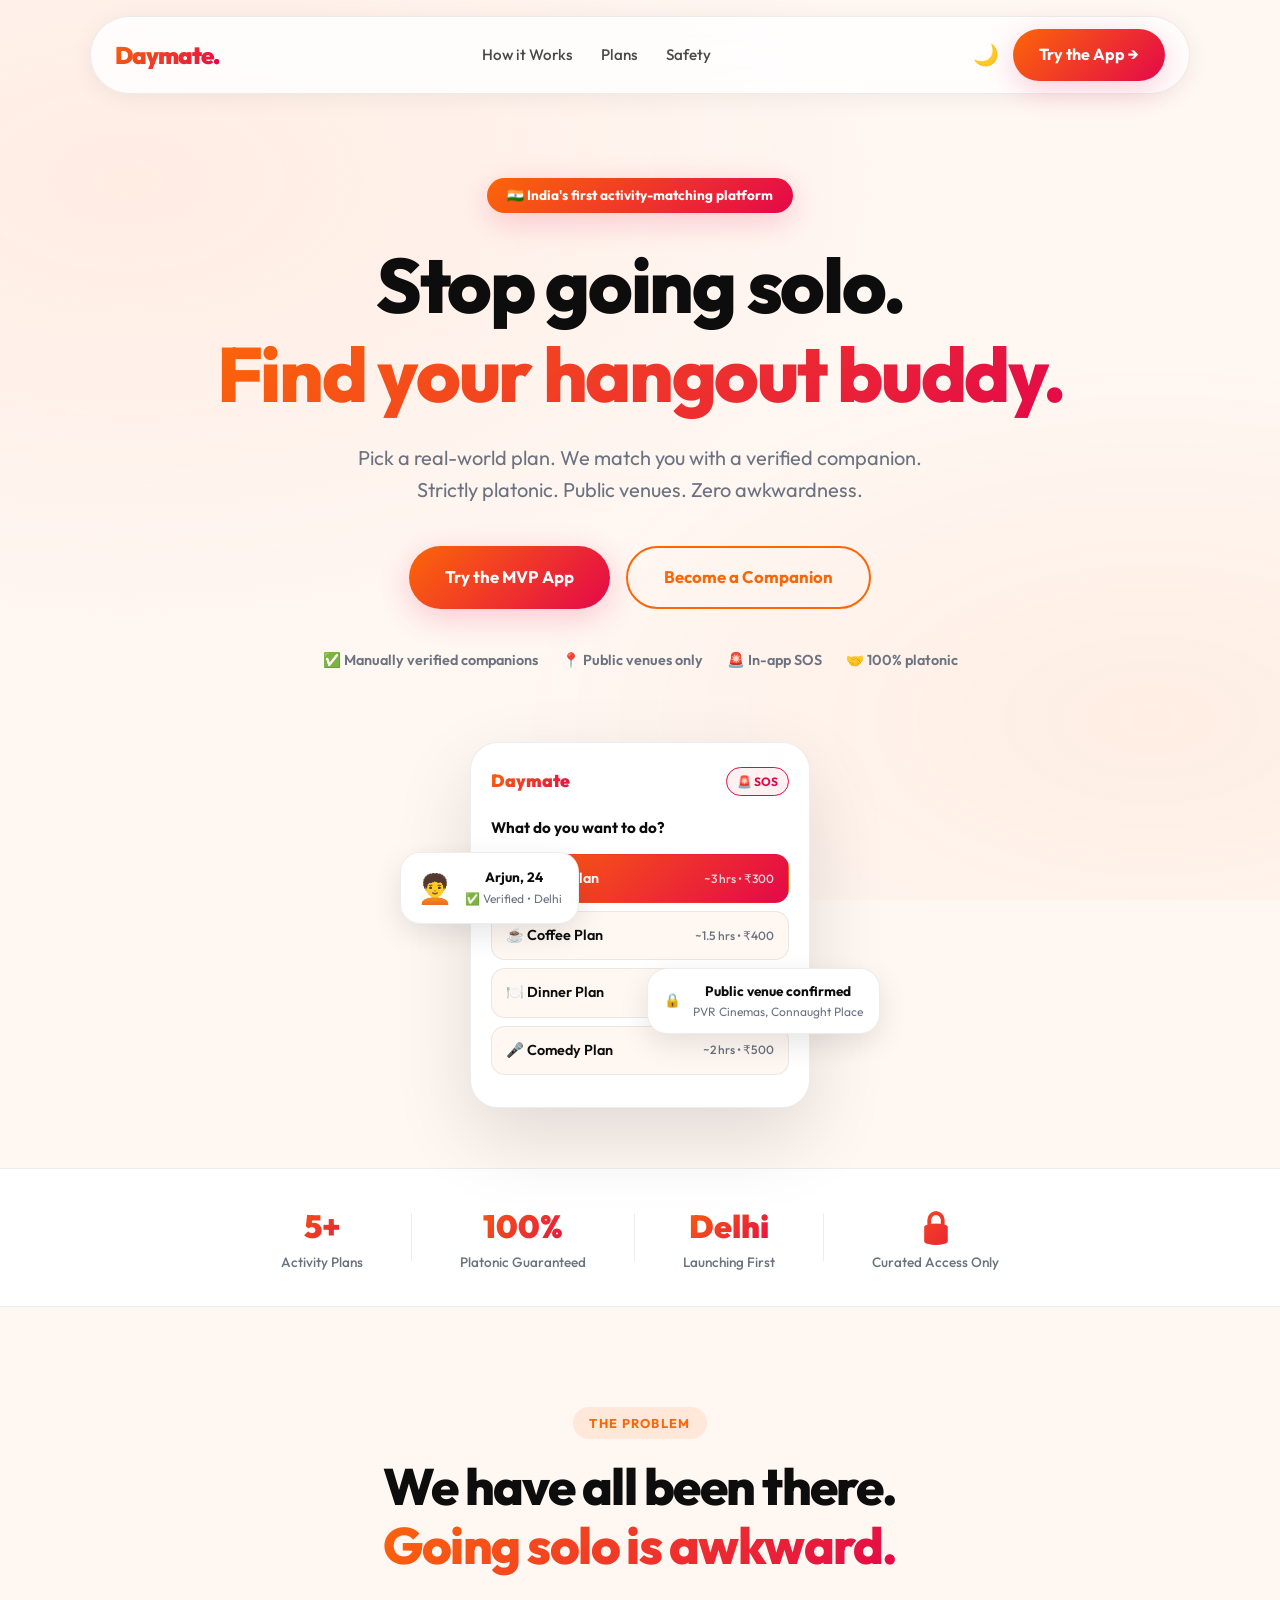
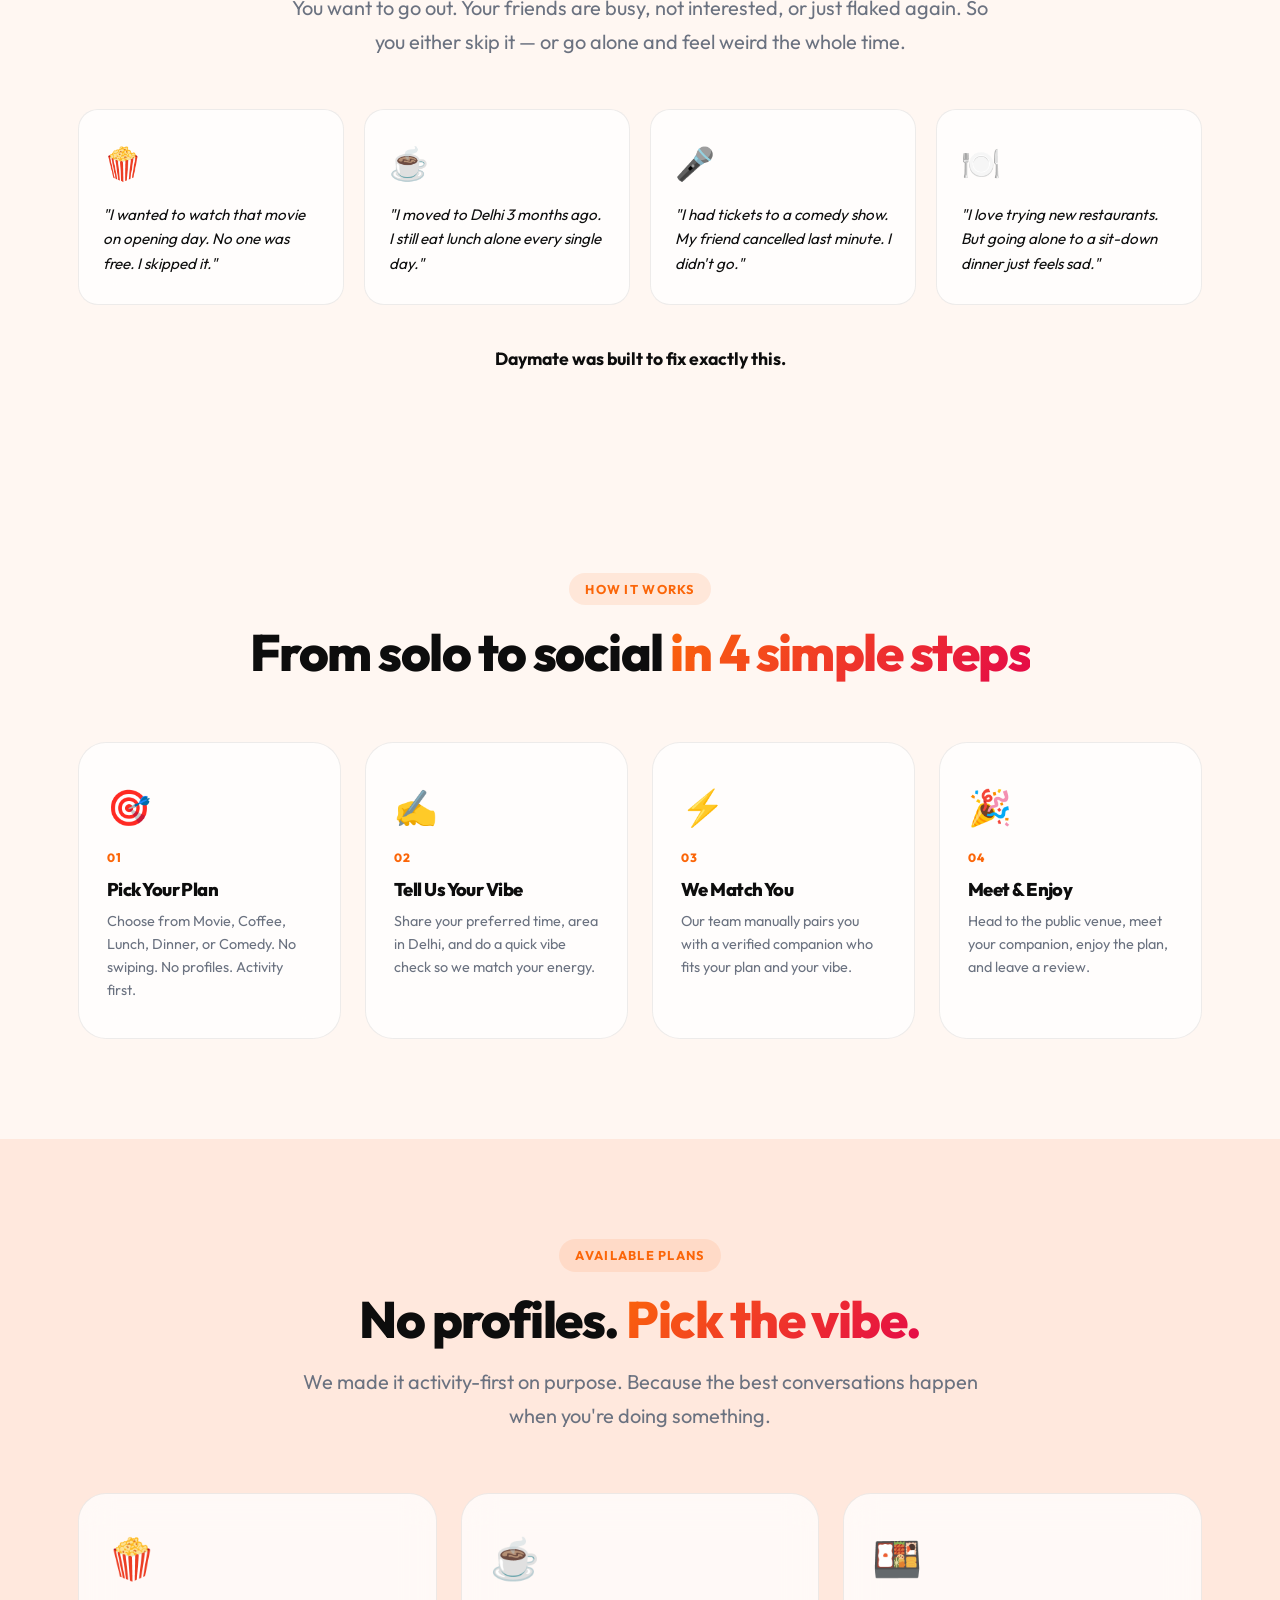
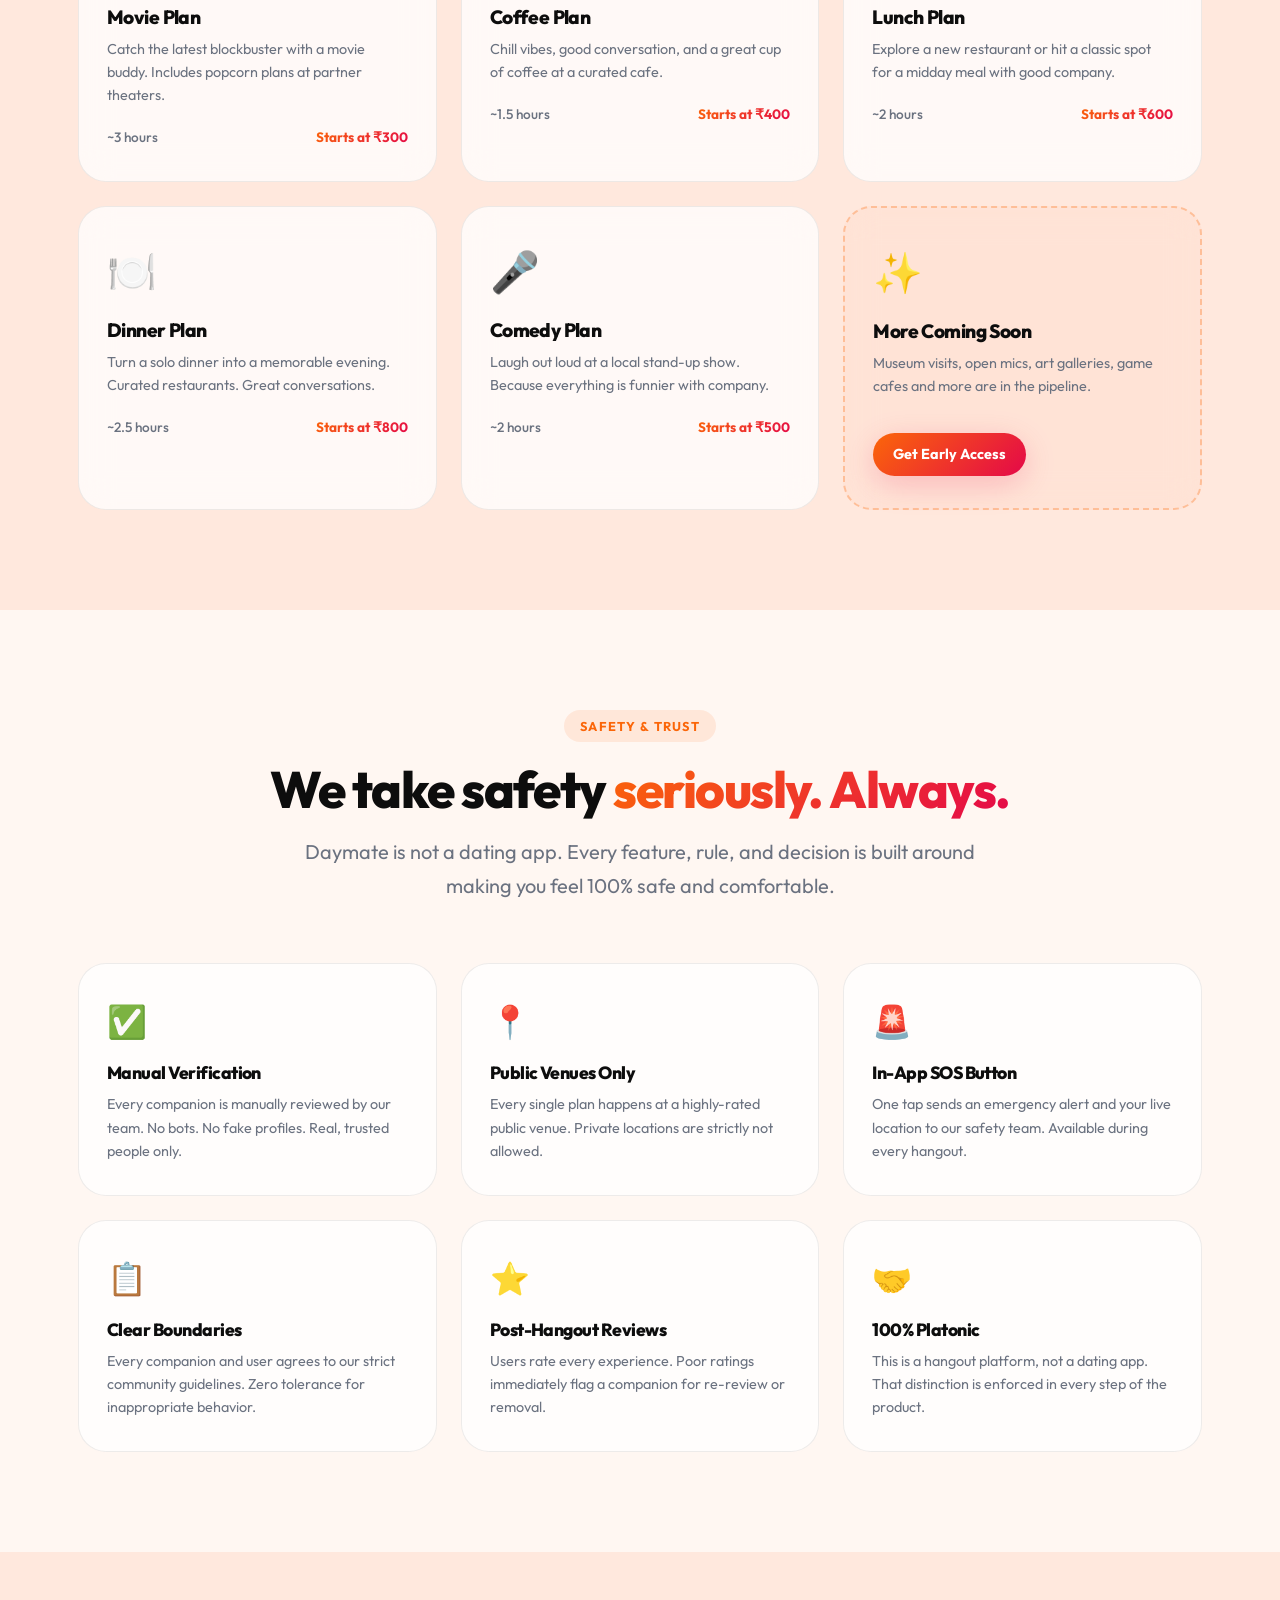
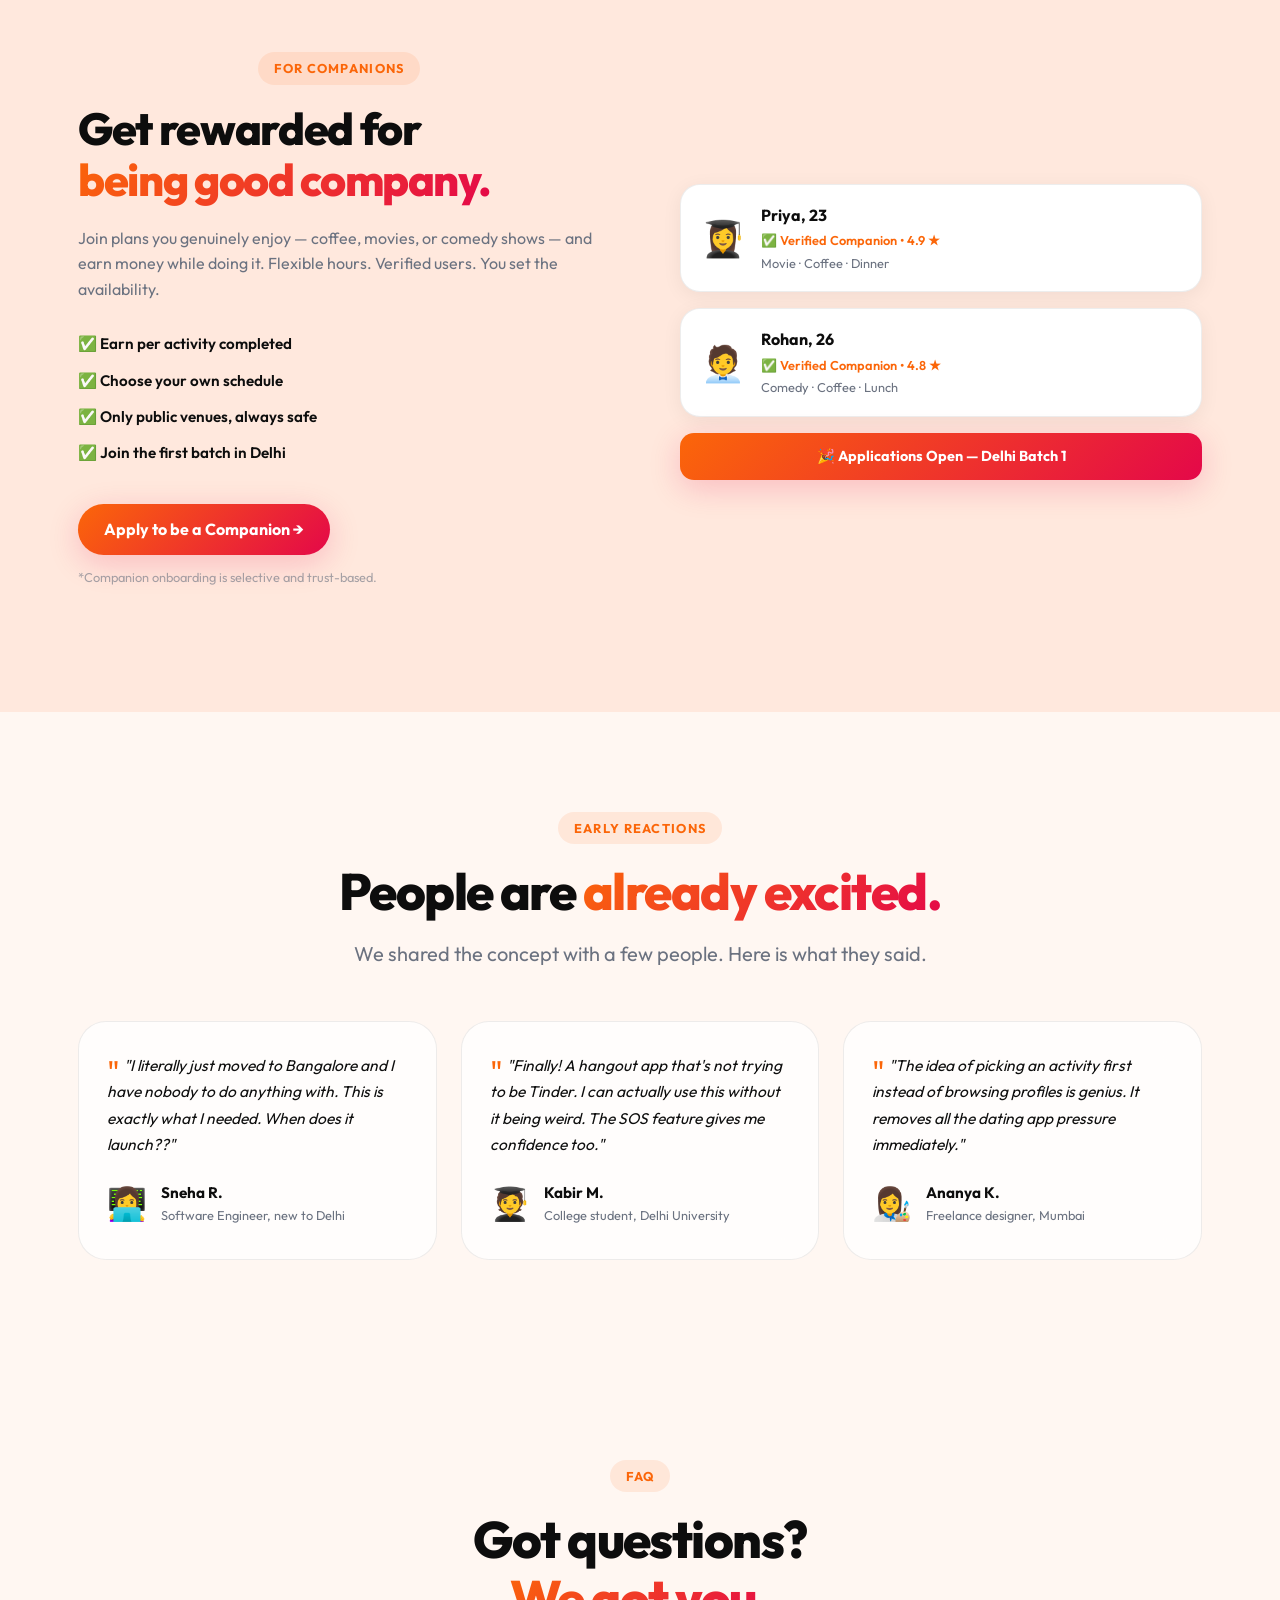
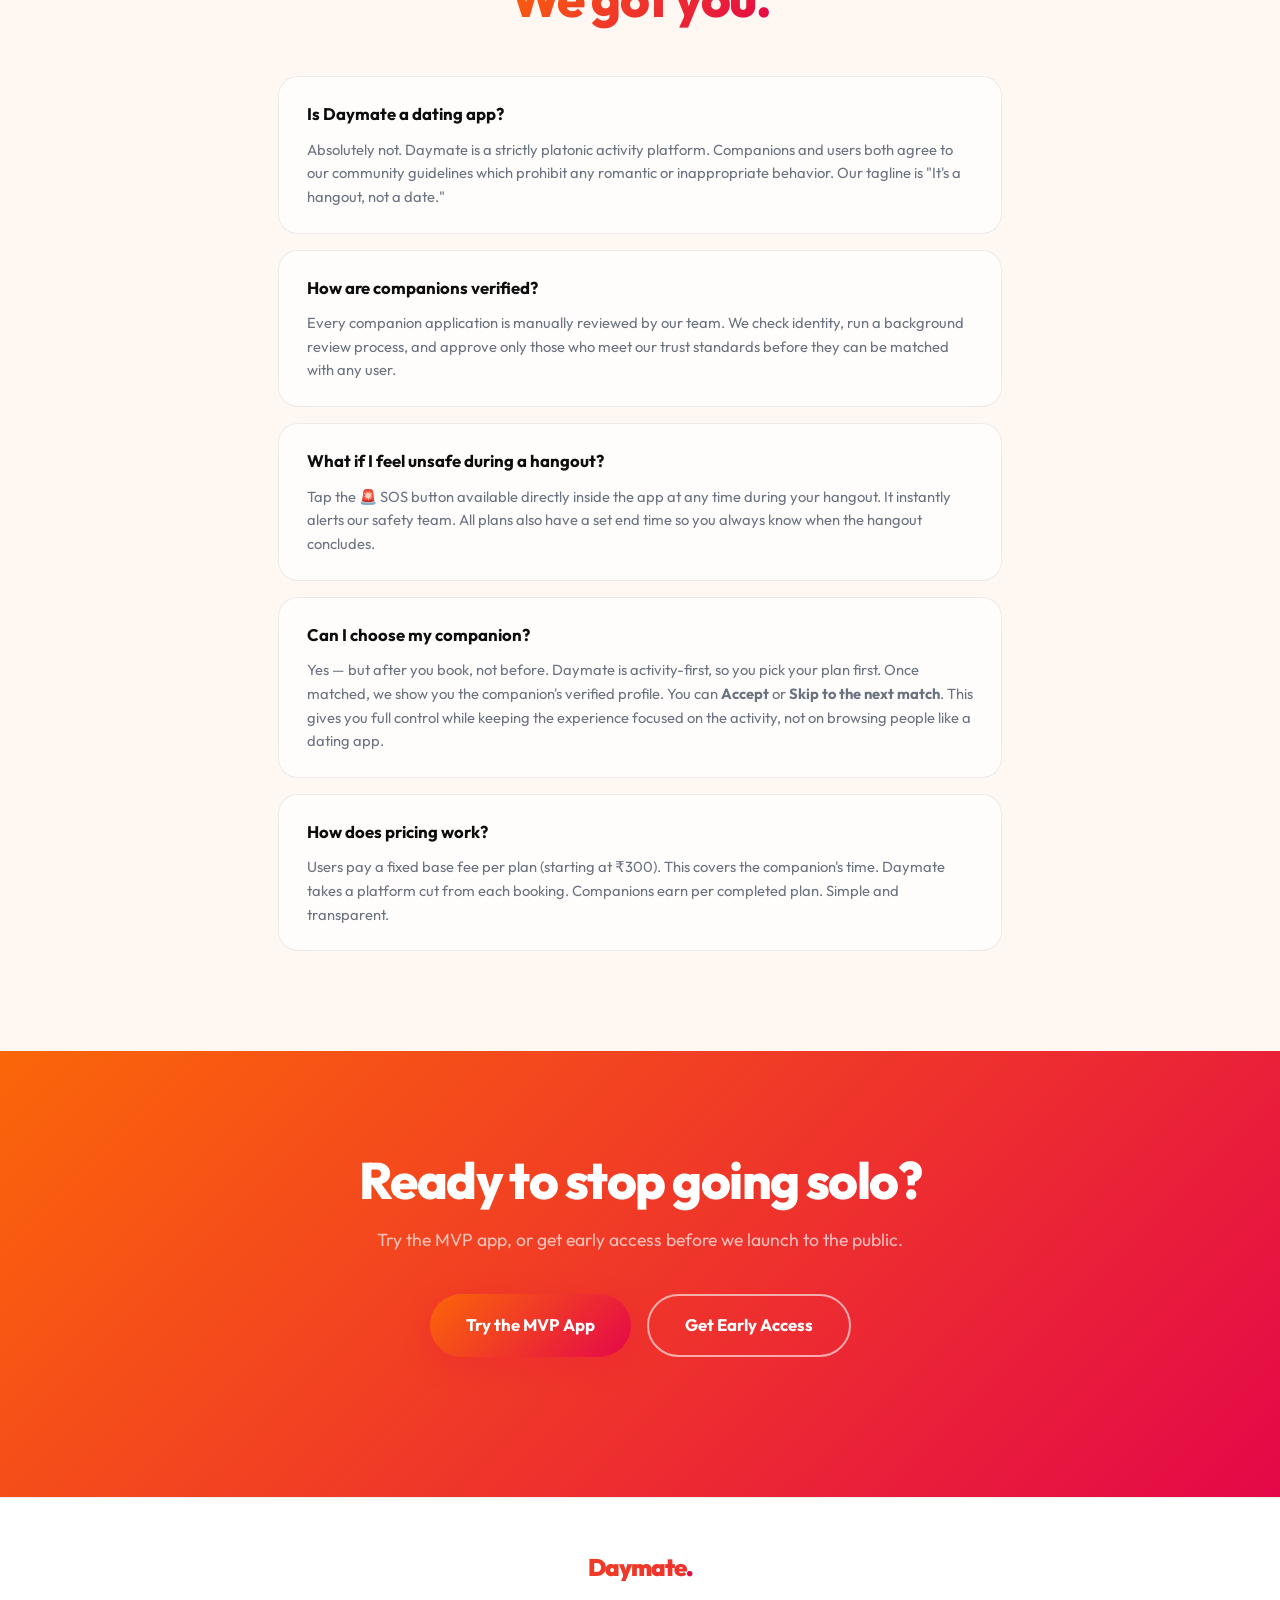
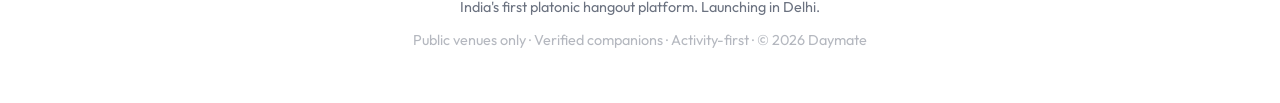
<file: index.html>
<!DOCTYPE html>
<html lang="en">
<head>
  <meta charset="UTF-8">
  <meta name="viewport" content="width=device-width, initial-scale=1.0">
  <title>Daymate | India's First Platonic Hangout App</title>
  <meta name="description" content="Stop going solo. Daymate matches you with a verified companion for real-world activities — coffee, movies, comedy, dinner. Strictly platonic. Public venues only.">
  <link rel="preconnect" href="https://fonts.googleapis.com">
  <link href="https://fonts.googleapis.com/css2?family=Outfit:wght@300;400;500;600;700;800;900&display=swap" rel="stylesheet">
  <link rel="stylesheet" href="styles.css">
  <script>
    const savedTheme = localStorage.getItem('daymate-theme') || 'light';
    if (savedTheme === 'dark') document.documentElement.setAttribute('data-theme', 'dark');
  </script>
</head>
<body>

  <!-- Header -->
  <header class="header">
    <nav class="header-nav">
      <div class="logo">Daymate<span class="logo-dot">.</span></div>
      <div class="nav-links">
        <a href="#how-it-works">How it Works</a>
        <a href="#plans">Plans</a>
        <a href="#safety">Safety</a>
      </div>
      <div class="nav-actions">
        <button id="theme-toggle" class="theme-toggle" aria-label="Toggle Dark Mode">🌙</button>
        <a href="app.html" class="btn btn-primary">Try the App →</a>
      </div>
    </nav>
  </header>

  <!-- Hero Section -->
  <section class="hero">
    <div class="hero-badge">🇮🇳 India's first activity-matching platform</div>
    <h1>Stop going solo.<br><span class="gradient-text">Find your hangout buddy.</span></h1>
    <p class="hero-sub">Pick a real-world plan. We match you with a verified companion. <br>Strictly platonic. Public venues. Zero awkwardness.</p>
    
    <div class="hero-ctas">
      <a href="app.html" class="btn btn-primary btn-lg">Try the MVP App</a>
      <a href="https://forms.gle/yLsxrZ6NeVB8j9bM6" target="_blank" class="btn btn-outline btn-lg">Become a Companion</a>
    </div>

    <div class="hero-trust">
      <div class="trust-item">✅ Manually verified companions</div>
      <div class="trust-item">📍 Public venues only</div>
      <div class="trust-item">🚨 In-app SOS</div>
      <div class="trust-item">🤝 100% platonic</div>
    </div>

    <div class="hero-visual">
      <div class="phone-mockup">
        <div class="phone-screen">
          <div class="mock-header">
            <span class="mock-logo">Daymate</span>
            <span class="mock-sos">🚨 SOS</span>
          </div>
          <p class="mock-title">What do you want to do?</p>
          <div class="mock-plan active">🍿 Movie Plan <span>~3 hrs • ₹300</span></div>
          <div class="mock-plan">☕ Coffee Plan <span>~1.5 hrs • ₹400</span></div>
          <div class="mock-plan">🍽️ Dinner Plan <span>~2.5 hrs • ₹800</span></div>
          <div class="mock-plan">🎤 Comedy Plan <span>~2 hrs • ₹500</span></div>
        </div>
      </div>
      <div class="floating-card card-match">
        <div class="card-avatar">🧑‍🦱</div>
        <div>
          <div class="card-name">Arjun, 24</div>
          <div class="card-tag">✅ Verified • Delhi</div>
        </div>
      </div>
      <div class="floating-card card-safe">
        <span>🔒</span>
        <div>
          <div class="card-name">Public venue confirmed</div>
          <div class="card-tag">PVR Cinemas, Connaught Place</div>
        </div>
      </div>
    </div>
  </section>

  <!-- Stats Bar -->
  <section class="stats-bar">
    <div class="stat-item">
      <div class="stat-number">5+</div>
      <div class="stat-label">Activity Plans</div>
    </div>
    <div class="stat-divider"></div>
    <div class="stat-item">
      <div class="stat-number">100%</div>
      <div class="stat-label">Platonic Guaranteed</div>
    </div>
    <div class="stat-divider"></div>
    <div class="stat-item">
      <div class="stat-number">Delhi</div>
      <div class="stat-label">Launching First</div>
    </div>
    <div class="stat-divider"></div>
    <div class="stat-item">
      <div class="stat-number">🔒</div>
      <div class="stat-label">Curated Access Only</div>
    </div>
  </section>


  <!-- The Problem Section -->
  <section class="section reveal">
    <div class="container">
      <div class="section-label">The Problem</div>
      <h2 class="text-center">We have all been there.<br><span class="gradient-text">Going solo is awkward.</span></h2>
      <p class="section-sub">You want to go out. Your friends are busy, not interested, or just flaked again. So you either skip it — or go alone and feel weird the whole time.</p>
      <div class="problem-grid">
        <div class="problem-card reveal">
          <div class="problem-emoji">🍿</div>
          <p>"I wanted to watch that movie on opening day. No one was free. I skipped it."</p>
        </div>
        <div class="problem-card reveal">
          <div class="problem-emoji">☕</div>
          <p>"I moved to Delhi 3 months ago. I still eat lunch alone every single day."</p>
        </div>
        <div class="problem-card reveal">
          <div class="problem-emoji">🎤</div>
          <p>"I had tickets to a comedy show. My friend cancelled last minute. I didn't go."</p>
        </div>
        <div class="problem-card reveal">
          <div class="problem-emoji">🍽️</div>
          <p>"I love trying new restaurants. But going alone to a sit-down dinner just feels sad."</p>
        </div>
      </div>
      <p class="text-center" style="margin-top: 40px; font-size: 1.1rem; font-weight: 700; color: var(--text);">Daymate was built to fix exactly this.</p>
    </div>
  </section>

  <!-- How It Works -->
  <section id="how-it-works" class="section reveal">
    <div class="container">
      <div class="section-label">How It Works</div>
      <h2>From solo to social <span class="gradient-text">in 4 simple steps</span></h2>
      <div class="steps-grid">
        <div class="step-card reveal">
          <div class="step-icon">🎯</div>
          <div class="step-num">01</div>
          <h3>Pick Your Plan</h3>
          <p>Choose from Movie, Coffee, Lunch, Dinner, or Comedy. No swiping. No profiles. Activity first.</p>
        </div>
        <div class="step-card reveal">
          <div class="step-icon">✍️</div>
          <div class="step-num">02</div>
          <h3>Tell Us Your Vibe</h3>
          <p>Share your preferred time, area in Delhi, and do a quick vibe check so we match your energy.</p>
        </div>
        <div class="step-card reveal">
          <div class="step-icon">⚡</div>
          <div class="step-num">03</div>
          <h3>We Match You</h3>
          <p>Our team manually pairs you with a verified companion who fits your plan and your vibe.</p>
        </div>
        <div class="step-card reveal">
          <div class="step-icon">🎉</div>
          <div class="step-num">04</div>
          <h3>Meet & Enjoy</h3>
          <p>Head to the public venue, meet your companion, enjoy the plan, and leave a review.</p>
        </div>
      </div>
    </div>
  </section>

  <!-- Plans Section -->
  <section id="plans" class="section section-alt reveal">
    <div class="container">
      <div class="section-label">Available Plans</div>
      <h2>No profiles. <span class="gradient-text">Pick the vibe.</span></h2>
      <p class="section-sub">We made it activity-first on purpose. Because the best conversations happen when you're doing something.</p>
      <div class="plans-grid">
        <div class="plan-card reveal">
          <div class="plan-emoji">🍿</div>
          <h3>Movie Plan</h3>
          <p>Catch the latest blockbuster with a movie buddy. Includes popcorn plans at partner theaters.</p>
          <div class="plan-meta"><span>~3 hours</span><span class="plan-price">Starts at ₹300</span></div>
        </div>
        <div class="plan-card reveal">
          <div class="plan-emoji">☕</div>
          <h3>Coffee Plan</h3>
          <p>Chill vibes, good conversation, and a great cup of coffee at a curated cafe.</p>
          <div class="plan-meta"><span>~1.5 hours</span><span class="plan-price">Starts at ₹400</span></div>
        </div>
        <div class="plan-card reveal">
          <div class="plan-emoji">🍱</div>
          <h3>Lunch Plan</h3>
          <p>Explore a new restaurant or hit a classic spot for a midday meal with good company.</p>
          <div class="plan-meta"><span>~2 hours</span><span class="plan-price">Starts at ₹600</span></div>
        </div>
        <div class="plan-card reveal">
          <div class="plan-emoji">🍽️</div>
          <h3>Dinner Plan</h3>
          <p>Turn a solo dinner into a memorable evening. Curated restaurants. Great conversations.</p>
          <div class="plan-meta"><span>~2.5 hours</span><span class="plan-price">Starts at ₹800</span></div>
        </div>
        <div class="plan-card reveal">
          <div class="plan-emoji">🎤</div>
          <h3>Comedy Plan</h3>
          <p>Laugh out loud at a local stand-up show. Because everything is funnier with company.</p>
          <div class="plan-meta"><span>~2 hours</span><span class="plan-price">Starts at ₹500</span></div>
        </div>
        <div class="plan-card plan-card-cta reveal">
          <div class="plan-emoji">✨</div>
          <h3>More Coming Soon</h3>
          <p>Museum visits, open mics, art galleries, game cafes and more are in the pipeline.</p>
          <a href="https://forms.gle/rFxqe9opBuTYGWZc9" target="_blank" class="btn btn-primary" style="margin-top: 15px; padding: 10px 20px; font-size: 0.9rem;">Get Early Access</a>
        </div>
      </div>
    </div>
  </section>

  <!-- Safety Section -->
  <section id="safety" class="section reveal">
    <div class="container">
      <div class="section-label">Safety & Trust</div>
      <h2>We take safety <span class="gradient-text">seriously. Always.</span></h2>
      <p class="section-sub">Daymate is not a dating app. Every feature, rule, and decision is built around making you feel 100% safe and comfortable.</p>
      <div class="safety-grid">
        <div class="safety-card reveal">
          <div class="safety-icon">✅</div>
          <h3>Manual Verification</h3>
          <p>Every companion is manually reviewed by our team. No bots. No fake profiles. Real, trusted people only.</p>
        </div>
        <div class="safety-card reveal">
          <div class="safety-icon">📍</div>
          <h3>Public Venues Only</h3>
          <p>Every single plan happens at a highly-rated public venue. Private locations are strictly not allowed.</p>
        </div>
        <div class="safety-card reveal">
          <div class="safety-icon">🚨</div>
          <h3>In-App SOS Button</h3>
          <p>One tap sends an emergency alert and your live location to our safety team. Available during every hangout.</p>
        </div>
        <div class="safety-card reveal">
          <div class="safety-icon">📋</div>
          <h3>Clear Boundaries</h3>
          <p>Every companion and user agrees to our strict community guidelines. Zero tolerance for inappropriate behavior.</p>
        </div>
        <div class="safety-card reveal">
          <div class="safety-icon">⭐</div>
          <h3>Post-Hangout Reviews</h3>
          <p>Users rate every experience. Poor ratings immediately flag a companion for re-review or removal.</p>
        </div>
        <div class="safety-card reveal">
          <div class="safety-icon">🤝</div>
          <h3>100% Platonic</h3>
          <p>This is a hangout platform, not a dating app. That distinction is enforced in every step of the product.</p>
        </div>
      </div>
    </div>
  </section>

  <!-- Companion Section -->
  <section class="section section-alt reveal">
    <div class="container">
      <div class="companion-split">
        <div class="companion-text">
          <div class="section-label">For Companions</div>
          <h2>Get rewarded for<br><span class="gradient-text">being good company.</span></h2>
          <p>Join plans you genuinely enjoy — coffee, movies, or comedy shows — and earn money while doing it. Flexible hours. Verified users. You set the availability.</p>
          <ul class="companion-perks">
            <li>✅ Earn per activity completed</li>
            <li>✅ Choose your own schedule</li>
            <li>✅ Only public venues, always safe</li>
            <li>✅ Join the first batch in Delhi</li>
          </ul>
          <a href="https://forms.gle/yLsxrZ6NeVB8j9bM6" target="_blank" class="btn btn-primary">Apply to be a Companion →</a>
          <p style="font-size: 0.8rem; margin-top: 12px; opacity: 0.6;">*Companion onboarding is selective and trust-based.</p>
        </div>
        <div class="companion-visual">
          <div class="comp-card">
            <div class="comp-avatar">👩‍🎓</div>
            <div class="comp-info">
              <div class="comp-name">Priya, 23</div>
              <div class="comp-tag">✅ Verified Companion • 4.9 ★</div>
              <div class="comp-plans">Movie · Coffee · Dinner</div>
            </div>
          </div>
          <div class="comp-card">
            <div class="comp-avatar">🧑‍💼</div>
            <div class="comp-info">
              <div class="comp-name">Rohan, 26</div>
              <div class="comp-tag">✅ Verified Companion • 4.8 ★</div>
              <div class="comp-plans">Comedy · Coffee · Lunch</div>
            </div>
          </div>
          <div class="comp-badge">🎉 Applications Open — Delhi Batch 1</div>
        </div>
      </div>
    </div>
  </section>

  <!-- Testimonials -->
  <section class="section reveal">
    <div class="container">
      <div class="section-label">Early Reactions</div>
      <h2 class="text-center">People are <span class="gradient-text">already excited.</span></h2>
      <p class="section-sub">We shared the concept with a few people. Here is what they said.</p>
      <div class="testimonials-grid">
        <div class="testimonial-card reveal">
          <div class="testimonial-text">"I literally just moved to Bangalore and I have nobody to do anything with. This is exactly what I needed. When does it launch??"</div>
          <div class="testimonial-author">
            <div class="testimonial-avatar">👩‍💻</div>
            <div>
              <div class="testimonial-name">Sneha R.</div>
              <div class="testimonial-meta">Software Engineer, new to Delhi</div>
            </div>
          </div>
        </div>
        <div class="testimonial-card reveal">
          <div class="testimonial-text">"Finally! A hangout app that's not trying to be Tinder. I can actually use this without it being weird. The SOS feature gives me confidence too."</div>
          <div class="testimonial-author">
            <div class="testimonial-avatar">🧑‍🎓</div>
            <div>
              <div class="testimonial-name">Kabir M.</div>
              <div class="testimonial-meta">College student, Delhi University</div>
            </div>
          </div>
        </div>
        <div class="testimonial-card reveal">
          <div class="testimonial-text">"The idea of picking an activity first instead of browsing profiles is genius. It removes all the dating app pressure immediately."</div>
          <div class="testimonial-author">
            <div class="testimonial-avatar">👩‍🎨</div>
            <div>
              <div class="testimonial-name">Ananya K.</div>
              <div class="testimonial-meta">Freelance designer, Mumbai</div>
            </div>
          </div>
        </div>
      </div>
    </div>
  </section>
  <section class="section reveal">
    <div class="container" style="max-width: 780px;">
      <div class="section-label">FAQ</div>
      <h2 class="text-center">Got questions?<br><span class="gradient-text">We got you.</span></h2>
      <div class="faq-list">
        <div class="faq-item">
          <div class="faq-q">Is Daymate a dating app?</div>
          <div class="faq-a">Absolutely not. Daymate is a strictly platonic activity platform. Companions and users both agree to our community guidelines which prohibit any romantic or inappropriate behavior. Our tagline is "It's a hangout, not a date."</div>
        </div>
        <div class="faq-item">
          <div class="faq-q">How are companions verified?</div>
          <div class="faq-a">Every companion application is manually reviewed by our team. We check identity, run a background review process, and approve only those who meet our trust standards before they can be matched with any user.</div>
        </div>
        <div class="faq-item">
          <div class="faq-q">What if I feel unsafe during a hangout?</div>
          <div class="faq-a">Tap the 🚨 SOS button available directly inside the app at any time during your hangout. It instantly alerts our safety team. All plans also have a set end time so you always know when the hangout concludes.</div>
        </div>
        <div class="faq-item">
          <div class="faq-q">Can I choose my companion?</div>
          <div class="faq-a">Yes — but after you book, not before. Daymate is activity-first, so you pick your plan first. Once matched, we show you the companion's verified profile. You can <strong>Accept</strong> or <strong>Skip to the next match</strong>. This gives you full control while keeping the experience focused on the activity, not on browsing people like a dating app.</div>
        </div>
        <div class="faq-item">
          <div class="faq-q">How does pricing work?</div>
          <div class="faq-a">Users pay a fixed base fee per plan (starting at ₹300). This covers the companion's time. Daymate takes a platform cut from each booking. Companions earn per completed plan. Simple and transparent.</div>
        </div>
      </div>
    </div>
  </section>

  <!-- Final CTA -->
  <section class="section cta-section">
    <div class="container text-center">
      <h2>Ready to stop going solo?</h2>
      <p style="font-size: 1.1rem; margin-bottom: 40px; opacity: 0.8;">Try the MVP app, or get early access before we launch to the public.</p>
      <div class="hero-ctas">
        <a href="app.html" class="btn btn-primary btn-lg">Try the MVP App</a>
        <a href="https://forms.gle/rFxqe9opBuTYGWZc9" target="_blank" class="btn btn-outline-white btn-lg">Get Early Access</a>
      </div>
    </div>
  </section>

  <!-- Footer -->
  <footer class="footer">
    <div class="container">
      <div class="footer-inner">
        <div class="logo">Daymate<span class="logo-dot">.</span></div>
        <p>India's first platonic hangout platform. Launching in Delhi.</p>
        <p class="footer-small">Public venues only · Verified companions · Activity-first · © 2026 Daymate</p>
      </div>
    </div>
  </footer>

  <script src="interactions.js"></script>
  <script>
    document.getElementById('theme-toggle').addEventListener('click', () => {
      const cur = document.documentElement.getAttribute('data-theme');
      const next = cur === 'dark' ? 'light' : 'dark';
      document.documentElement.setAttribute('data-theme', next);
      localStorage.setItem('daymate-theme', next);
      document.getElementById('theme-toggle').textContent = next === 'dark' ? '☀️' : '🌙';
    });
    if (document.documentElement.getAttribute('data-theme') === 'dark') {
      document.getElementById('theme-toggle').textContent = '☀️';
    }
  </script>
</body>
</html>
</file>
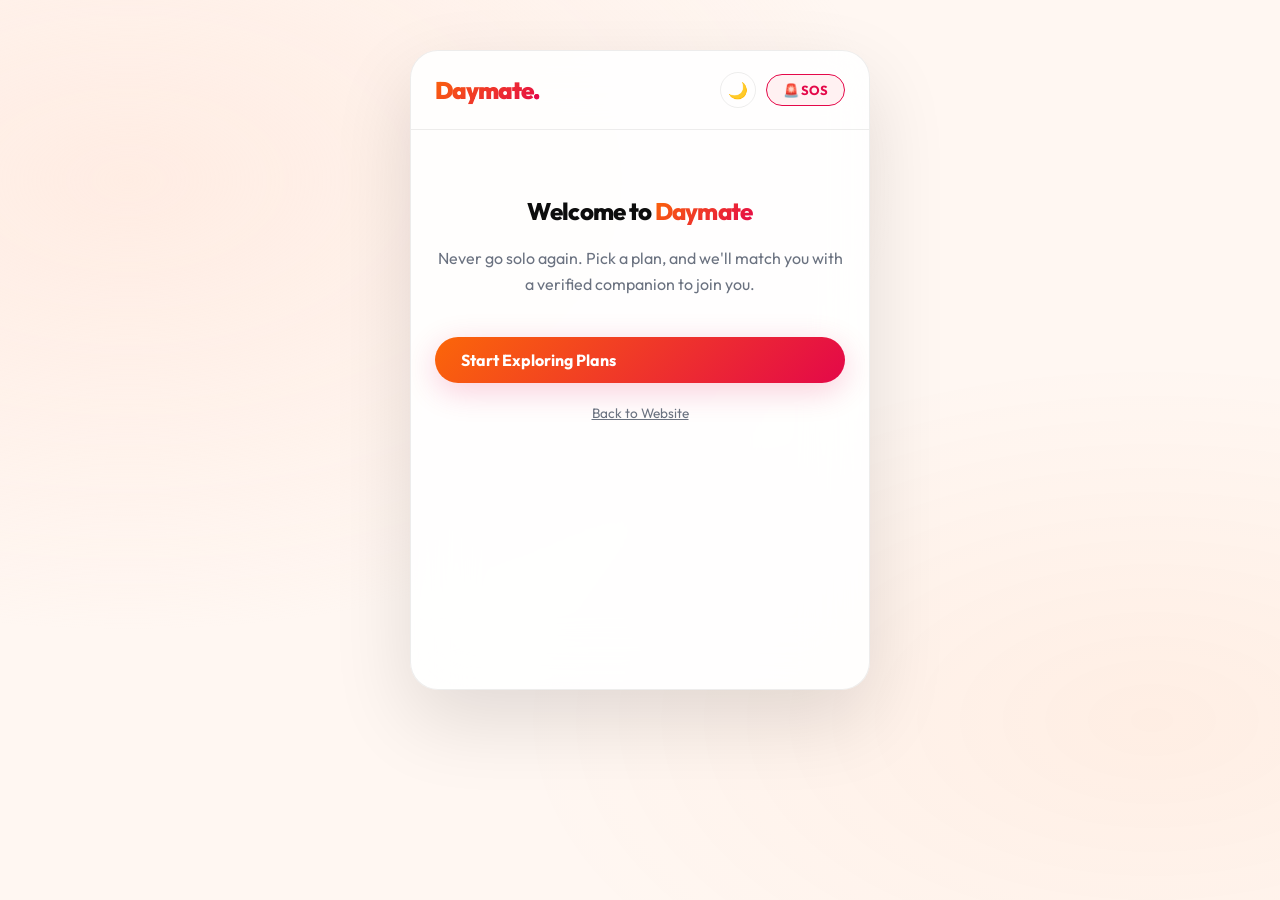
<file: app.html>
<!DOCTYPE html>
<html lang="en">
<head>
  <meta charset="UTF-8">
  <meta name="viewport" content="width=device-width, initial-scale=1.0">
  <title>Daymate MVP App</title>
  <link rel="stylesheet" href="styles.css">
  <script>
    // Prevent FOUC
    const savedTheme = localStorage.getItem('daymate-theme') || 'light';
    if (savedTheme === 'dark') {
      document.documentElement.setAttribute('data-theme', 'dark');
    }
  </script>

</head>
<body>

  <div class="app-container">
    <div class="app-header">
      <div class="logo">Daymate<span class="logo-dot">.</span></div>
      <div style="display: flex; align-items: center; gap: 10px;">
        <button id="theme-toggle" class="theme-toggle-app" aria-label="Toggle Dark Mode">🌙</button>
        <button class="sos-btn" onclick="alert('SOS Alert Triggered! Our safety team has been notified immediately.')">🚨 SOS</button>
      </div>
    </div>
    
    <div class="app-content">
      
      <!-- Screen 1: Welcome -->
      <div id="screen-welcome" class="app-screen active text-center">
        <h2 style="margin-top: 40px; margin-bottom: 20px;">Welcome to <span class="gradient-text">Daymate</span></h2>
        <p style="margin-bottom: 40px;">Never go solo again. Pick a plan, and we'll match you with a verified companion to join you.</p>
        <button class="btn btn-primary" onclick="appState.goTo('choose-plan')" style="width: 100%;">Start Exploring Plans</button>
        <p style="margin-top: 20px; font-size: 0.85rem;">
          <a href="index.html" style="text-decoration: underline;">Back to Website</a>
        </p>
      </div>

      <!-- Screen 2: Choose a Plan -->
      <div id="screen-choose-plan" class="app-screen">
        <h3 class="text-center" style="margin-bottom: 20px;">What do you want to do?</h3>
        
        <div id="plans-container" style="display: flex; flex-direction: column; gap: 15px;">
          <!-- Injected via JS -->
        </div>

        <button class="btn btn-secondary" onclick="appState.goTo('welcome', true)" style="width: 100%; margin-top: 20px;">Back</button>
      </div>

      <!-- Screen 3: Plan Details -->
      <div id="screen-plan-details" class="app-screen">
        <h3 id="detail-title" class="text-center" style="margin-bottom: 10px;"></h3>
        <p id="detail-desc" class="text-center" style="margin-bottom: 20px;"></p>
        
        <div style="background: var(--surface); padding: 15px; border-radius: var(--radius-md); margin-bottom: 20px; border: 1px solid var(--border);">
          <p style="margin-bottom: 5px;"><strong>Duration:</strong> <span id="detail-duration" style="color: var(--text);"></span></p>
          <p style="margin-bottom: 5px;"><strong>Starting Price:</strong> <span id="detail-price" style="color: var(--text);"></span></p>
        </div>

        <div style="background: rgba(251,102,9,0.08); padding: 14px 16px; border-radius: 12px; margin-bottom: 14px; border: 1px solid rgba(251,102,9,0.2);">
          <p style="margin: 0; font-size: 0.88rem; font-weight: 600; color: var(--coral);">⏱️ Timeline Transparency</p>
          <p style="margin: 6px 0 0; font-size: 0.84rem; color: var(--muted);">You must check in via the app when you arrive at the venue, and check out when the plan ends. This keeps both you and your companion safe and accountable.</p>
        </div>

        <div style="background: rgba(228,8,73,0.08); padding: 14px 16px; border-radius: 12px; margin-bottom: 20px; border-left: 3px solid #E40849;">
          <p style="margin: 0; font-size: 0.88rem; color: var(--text);"><strong>Safety Note:</strong> All meetups happen at public venues. Companions are manually verified. Do not share sensitive personal information.</p>
        </div>

        <h4 style="margin-bottom: 10px;">What happens next?</h4>
        <ol style="padding-left: 20px; margin-bottom: 30px; font-size: 0.95rem; color: var(--muted);">
          <li>Fill out your basic details.</li>
          <li>We review your request.</li>
          <li>We match you with an available companion.</li>
        </ol>

        <div style="display: flex; gap: 10px; margin-top: 30px;">
          <button class="btn btn-secondary" onclick="appState.goTo('choose-plan', true)" style="flex: 1;">Back</button>
          <button class="btn btn-primary" onclick="appState.goTo('user-form')" style="flex: 2;">Continue</button>
        </div>
      </div>

      <!-- Screen 4: Basic User Form -->
      <div id="screen-user-form" class="app-screen">
        <h3 class="text-center" style="margin-bottom: 20px;">Basic Details</h3>
        
        <form id="booking-form" onsubmit="appState.submitForm(event)">
          <div class="form-group">
            <label>Name</label>
            <input type="text" class="form-control" required placeholder="e.g. Rahul Sharma">
          </div>
          <div style="display: flex; gap: 15px;">
            <div class="form-group" style="flex: 1;">
              <label>Age</label>
              <input type="number" class="form-control" required placeholder="e.g. 24">
            </div>
            <div class="form-group" style="flex: 1;">
              <label>Gender</label>
              <select class="form-control" required>
                <option value="">Select</option>
                <option value="male">Male</option>
                <option value="female">Female</option>
                <option value="other">Other</option>
              </select>
            </div>
          </div>
          <div class="form-group">
            <label>City & Preferred Area</label>
            <input type="text" class="form-control" required placeholder="e.g. Bandra, Mumbai">
          </div>
          <div class="form-group">
            <label>Date & Time</label>
            <input type="datetime-local" class="form-control" required>
          </div>
          <div class="form-group" style="background: rgba(251, 102, 9, 0.05); padding: 15px; border-radius: var(--radius-lg); border: 1px solid var(--coral);">
            <label style="color: var(--coral); font-weight: 700;">Vibe Check (Optional)</label>
            <p style="font-size: 0.8rem; margin-bottom: 10px;">Select your mood and tags so we can match your energy perfectly.</p>
            
            <div class="slider-container">
              <span style="font-size: 0.85rem; font-weight: 500;">Chill</span>
              <input type="range" min="1" max="5" value="3">
              <span style="font-size: 0.85rem; font-weight: 500;">High Energy</span>
            </div>

            <div class="vibe-tags-container">
              <div class="vibe-tag">🗣️ Yapper</div>
              <div class="vibe-tag">🎧 Good Listener</div>
              <div class="vibe-tag">📸 Aesthetic Hunter</div>
              <div class="vibe-tag">🍕 Foodie</div>
              <div class="vibe-tag">🛋️ Laid Back</div>
            </div>
          </div>

          <div style="display: flex; gap: 10px; margin-top: 30px;">
            <button type="button" class="btn btn-secondary" onclick="appState.goTo('plan-details', true)" style="flex: 1;">Back</button>
            <button type="submit" class="btn btn-primary" style="flex: 2;">Pay & Confirm Booking</button>
          </div>
          <div style="text-align: center; margin-top: 15px; font-size: 0.75rem; color: var(--muted);">
            🔒 Fixed base fee processed securely via UPI/Card
          </div>
        </form>
      </div>

      <!-- Screen 5: Confirmation -->
      <div id="screen-confirmation" class="app-screen text-center">
        <div style="font-size: 4rem; margin: 30px 0;">🎉</div>
        <h2 style="margin-bottom: 20px;">Request Received!</h2>
        <p style="margin-bottom: 10px;">Your request has been received safely.</p>
        <p style="margin-bottom: 10px;">Our team will review your details and contact you via WhatsApp.</p>
        <p style="margin-bottom: 30px;"><strong>Companion matching happens after basic verification.</strong></p>
        
        <button class="btn btn-secondary" onclick="appState.reset()" style="width: 100%;">Book Another Plan</button>
        <p style="margin-top: 20px; font-size: 0.85rem;">
          <a href="index.html" style="text-decoration: underline;">Back to Website</a>
        </p>
      </div>

    </div>
  </div>

  <script src="interactions.js"></script>
  <script src="app.js"></script>
  <script>
    document.getElementById('theme-toggle').addEventListener('click', () => {
      const currentTheme = document.documentElement.getAttribute('data-theme');
      const newTheme = currentTheme === 'dark' ? 'light' : 'dark';
      document.documentElement.setAttribute('data-theme', newTheme);
      localStorage.setItem('daymate-theme', newTheme);
      document.getElementById('theme-toggle').textContent = newTheme === 'dark' ? '☀️' : '🌙';
    });
    
    // Set initial button state
    if (document.documentElement.getAttribute('data-theme') === 'dark') {
      document.getElementById('theme-toggle').textContent = '☀️';
    }
  </script>
</body>
</html>
</file>
<file: styles.css>
@import url('https://fonts.googleapis.com/css2?family=Outfit:wght@300;400;500;600;700;800;900&display=swap');

:root {
  --coral: #FB6609;
  --pink: #E40849;
  --bg: #FFF7F2;
  --peach: #FFE8DD;
  --white: #FFFFFF;
  --text: #0D0D0D;
  --muted: #6B7280;
  --surface: rgba(255,255,255,0.75);
  --border: rgba(0,0,0,0.07);
  --gradient: linear-gradient(135deg, #FB6609, #E40849);
  --glow: 0 8px 32px rgba(228,8,73,0.2);
  --radius-xl: 28px;
  --radius-lg: 20px;
  --radius-md: 14px;
  --radius-sm: 8px;
  --font: 'Outfit', sans-serif;
  --input-bg: #FFFFFF;
  --app-bg: rgba(255,255,255,0.9);
}

[data-theme="dark"] {
  --bg: #080C14;
  --peach: #111827;
  --white: #1E293B;
  --text: #FFFFFF;
  --muted: #FFFFFF; /* Pure white for ALL paragraphs and gray text */
  --surface: rgba(30,41,59,0.75);
  --border: rgba(255,255,255,0.08);
  --input-bg: rgba(15,23,42,0.8);
  --app-bg: rgba(15,23,42,0.92);
}

*, *::before, *::after { box-sizing: border-box; margin: 0; padding: 0; }

html { scroll-behavior: smooth; }

body {
  font-family: var(--font);
  background: var(--bg);
  color: var(--text);
  line-height: 1.6;
  -webkit-font-smoothing: antialiased;
  overflow-x: hidden;
}

body::before {
  content: '';
  position: fixed;
  inset: 0;
  background:
    radial-gradient(ellipse 60% 50% at 10% 20%, rgba(255,232,221,0.7), transparent),
    radial-gradient(ellipse 50% 40% at 90% 80%, rgba(251,102,9,0.06), transparent);
  z-index: -1;
  pointer-events: none;
}

[data-theme="dark"] body::before {
  background:
    radial-gradient(ellipse 60% 50% at 10% 20%, rgba(228,8,73,0.08), transparent),
    radial-gradient(ellipse 50% 40% at 90% 80%, rgba(251,102,9,0.06), transparent);
}

h1, h2, h3, h4 { font-weight: 800; line-height: 1.15; letter-spacing: -0.03em; }
p { color: var(--muted); }
a { text-decoration: none; color: inherit; }

.container { width: 100%; max-width: 1180px; margin: 0 auto; padding: 0 28px; }
.text-center { text-align: center; }
.section { padding: 100px 0; }
.section-alt { background: var(--peach); }

.gradient-text {
  background: var(--gradient);
  -webkit-background-clip: text;
  -webkit-text-fill-color: transparent;
  background-clip: text;
}

.section-label {
  display: block;
  width: fit-content;
  margin: 0 auto 18px;
  background: rgba(251,102,9,0.1);
  color: var(--coral);
  font-weight: 700;
  font-size: 0.8rem;
  letter-spacing: 0.1em;
  text-transform: uppercase;
  padding: 6px 16px;
  border-radius: 50px;
  text-align: center;
}

/* Globally center headings and subheadings in all sections */
.section > .container > h2 {
  text-align: center;
  font-size: clamp(2.2rem, 4.5vw, 3.2rem); /* Increased size significantly */
  margin-bottom: 16px;
}
.section > .container > .section-sub {
  text-align: center;
  margin: 0 auto 50px;
  max-width: 700px;
  font-size: 1.25rem; /* Increased from default */
  line-height: 1.7;
}

/* Buttons */
.btn {
  display: inline-flex;
  align-items: center;
  gap: 6px;
  padding: 13px 26px;
  font-family: var(--font);
  font-weight: 700;
  font-size: 1rem;
  border-radius: 50px;
  border: none;
  cursor: pointer;
  transition: all 0.25s ease;
  text-decoration: none;
}
.btn-primary { background: var(--gradient); color: #fff; box-shadow: var(--glow); }
.btn-primary:hover { transform: translateY(-3px) scale(1.02); box-shadow: 0 16px 40px rgba(228,8,73,0.35); }
.btn-outline { background: transparent; color: var(--coral); border: 2px solid var(--coral); }
.btn-outline:hover { background: var(--coral); color: #fff; transform: translateY(-3px); }
.btn-outline-white { background: transparent; color: #fff; border: 2px solid rgba(255,255,255,0.6); }
.btn-outline-white:hover { background: rgba(255,255,255,0.15); transform: translateY(-3px); }
.btn-lg { padding: 16px 36px; font-size: 1.05rem; }

/* Header */
.header { position: sticky; top: 16px; z-index: 1000; padding: 0 20px; }
.header-nav {
  max-width: 1100px;
  margin: 0 auto;
  display: flex;
  align-items: center;
  justify-content: space-between;
  background: rgba(255,255,255,0.82);
  backdrop-filter: blur(24px);
  border: 1px solid var(--border);
  border-radius: 50px;
  padding: 12px 24px;
  box-shadow: 0 4px 24px rgba(0,0,0,0.06);
}
[data-theme="dark"] .header-nav { background: rgba(15,23,42,0.85); }
.logo { font-size: 1.5rem; font-weight: 900; background: var(--gradient); -webkit-background-clip: text; -webkit-text-fill-color: transparent; background-clip: text; letter-spacing: -0.04em; }
.logo-dot { -webkit-text-fill-color: #E40849; }
.nav-links { display: flex; gap: 28px; }
.nav-links a { font-weight: 500; font-size: 0.95rem; color: var(--text); opacity: 0.75; transition: opacity 0.2s; }
.nav-links a:hover { opacity: 1; }
.nav-actions { display: flex; align-items: center; gap: 14px; }
.theme-toggle { background: none; border: none; font-size: 1.3rem; cursor: pointer; transition: transform 0.3s; }
.theme-toggle:hover { transform: scale(1.2) rotate(10deg); }

/* Hero */
.hero {
  text-align: center;
  padding: 100px 20px 60px;
  position: relative;
}
.hero-badge {
  display: inline-block;
  background: var(--gradient);
  color: #fff;
  font-weight: 700;
  font-size: 0.85rem;
  padding: 7px 20px;
  border-radius: 50px;
  margin-bottom: 28px;
  box-shadow: var(--glow);
}
.hero h1 { font-size: clamp(2.8rem, 6vw, 5.5rem); max-width: 900px; margin: 0 auto 24px; color: var(--text); }
.hero-sub { font-size: clamp(1rem, 2vw, 1.25rem); max-width: 580px; margin: 0 auto 40px; color: var(--muted); }
.hero-ctas { display: flex; justify-content: center; gap: 16px; flex-wrap: wrap; margin-bottom: 40px; }
.hero-trust { display: flex; justify-content: center; gap: 24px; flex-wrap: wrap; margin-bottom: 70px; }
.trust-item { font-size: 0.9rem; font-weight: 600; color: var(--muted); }

/* Phone Mockup */
.hero-visual { position: relative; max-width: 340px; margin: 0 auto; }
.phone-mockup {
  background: var(--white);
  border-radius: var(--radius-xl);
  border: 1px solid var(--border);
  box-shadow: 0 30px 80px rgba(0,0,0,0.12);
  overflow: hidden;
  padding: 24px 20px;
}
.phone-screen .mock-header { display: flex; justify-content: space-between; align-items: center; margin-bottom: 20px; }
.mock-logo { font-weight: 900; font-size: 1.1rem; background: var(--gradient); -webkit-background-clip: text; -webkit-text-fill-color: transparent; background-clip: text; }
.mock-sos { background: #FFF1F2; color: #E40849; border: 1px solid #E40849; font-size: 0.75rem; font-weight: 700; padding: 4px 10px; border-radius: 50px; }
.mock-title { font-weight: 700; font-size: 0.95rem; margin-bottom: 14px; color: var(--text); text-align: left; }
.mock-plan {
  display: flex;
  justify-content: space-between;
  align-items: center;
  padding: 12px 14px;
  border-radius: var(--radius-md);
  margin-bottom: 8px;
  font-size: 0.9rem;
  font-weight: 600;
  color: var(--text);
  background: var(--bg);
  border: 1px solid var(--border);
  text-align: left;
}
.mock-plan span { font-size: 0.75rem; color: var(--muted); font-weight: 500; }
.mock-plan.active { background: var(--gradient); color: #fff; border-color: transparent; }
.mock-plan.active span { color: rgba(255,255,255,0.8); }
.floating-card {
  position: absolute;
  background: var(--white);
  border: 1px solid var(--border);
  border-radius: var(--radius-lg);
  padding: 12px 16px;
  display: flex;
  align-items: center;
  gap: 12px;
  box-shadow: 0 10px 30px rgba(0,0,0,0.1);
  font-size: 0.85rem;
  animation: float 4s ease-in-out infinite;
}
.card-match { left: -70px; top: 30%; animation-delay: 0s; }
.card-safe { right: -70px; bottom: 20%; animation-delay: 2s; }
.card-avatar { font-size: 1.8rem; }
.card-name { font-weight: 700; color: var(--text); font-size: 0.85rem; }
.card-tag { font-size: 0.75rem; color: var(--muted); }

@keyframes float {
  0%, 100% { transform: translateY(0); }
  50% { transform: translateY(-10px); }
}

/* Stats Bar */
.stats-bar {
  display: flex;
  justify-content: center;
  align-items: center;
  gap: 0;
  background: var(--white);
  border-top: 1px solid var(--border);
  border-bottom: 1px solid var(--border);
  padding: 32px 20px;
  flex-wrap: wrap;
}
.stat-item { text-align: center; padding: 0 48px; }
.stat-number { font-size: 2rem; font-weight: 900; background: var(--gradient); -webkit-background-clip: text; -webkit-text-fill-color: transparent; background-clip: text; }
.stat-label { font-size: 0.85rem; color: var(--muted); font-weight: 500; }
.stat-divider { width: 1px; height: 48px; background: var(--border); }

/* Steps */
.steps-grid { display: grid; grid-template-columns: repeat(auto-fit, minmax(240px, 1fr)); gap: 24px; margin-top: 60px; }
.step-card {
  background: var(--surface);
  border: 1px solid var(--border);
  border-radius: var(--radius-xl);
  padding: 36px 28px;
  backdrop-filter: blur(16px);
  position: relative;
  transition: all 0.3s ease;
}
.step-card:hover { transform: translateY(-6px); box-shadow: 0 20px 50px rgba(251,102,9,0.12); border-color: rgba(251,102,9,0.3); }
.step-icon { font-size: 2.2rem; margin-bottom: 12px; display: block; }
.step-num { font-size: 0.75rem; font-weight: 800; color: var(--coral); letter-spacing: 0.1em; margin-bottom: 12px; }
.step-card h3 { font-size: 1.15rem; margin-bottom: 10px; color: var(--text); }
.step-card p { font-size: 0.9rem; color: var(--muted); margin: 0; }

/* Plans Grid */
.plans-grid { display: grid; grid-template-columns: repeat(auto-fit, minmax(270px, 1fr)); gap: 24px; margin-top: 60px; }
.section-sub { max-width: 600px; margin: 12px auto 0; text-align: center; font-size: 1rem; }
.plan-card {
  background: var(--surface);
  border: 1px solid var(--border);
  border-radius: var(--radius-xl);
  padding: 32px 28px;
  backdrop-filter: blur(16px);
  transition: all 0.3s ease;
}
.plan-card:hover { transform: translateY(-6px); box-shadow: 0 20px 50px rgba(251,102,9,0.12); border-color: rgba(251,102,9,0.3); }
.plan-emoji { font-size: 2.5rem; margin-bottom: 16px; display: block; }
.plan-card h3 { font-size: 1.2rem; margin-bottom: 10px; color: var(--text); }
.plan-card p { font-size: 0.9rem; color: var(--muted); margin-bottom: 20px; }
.plan-meta { display: flex; justify-content: space-between; align-items: center; font-size: 0.85rem; color: var(--muted); font-weight: 500; }
.plan-price { background: var(--gradient); -webkit-background-clip: text; -webkit-text-fill-color: transparent; background-clip: text; font-weight: 700; }
.plan-card-cta { border: 2px dashed rgba(251,102,9,0.3); background: rgba(251,102,9,0.03); }

/* Safety Grid */
.safety-grid { display: grid; grid-template-columns: repeat(auto-fit, minmax(280px, 1fr)); gap: 24px; margin-top: 60px; }
.safety-card {
  background: var(--surface);
  border: 1px solid var(--border);
  border-radius: var(--radius-xl);
  padding: 32px 28px;
  backdrop-filter: blur(16px);
  transition: all 0.3s ease;
}
.safety-card:hover { transform: translateY(-5px); box-shadow: 0 16px 40px rgba(228,8,73,0.1); border-color: rgba(228,8,73,0.2); }
.safety-icon { font-size: 2rem; margin-bottom: 16px; display: block; }
.safety-card h3 { font-size: 1.1rem; margin-bottom: 10px; color: var(--text); }
.safety-card p { font-size: 0.9rem; color: var(--muted); margin: 0; }

/* Companion Split */
.companion-split { display: grid; grid-template-columns: 1fr 1fr; gap: 80px; align-items: center; }
.companion-text h2 { font-size: clamp(1.8rem, 3.5vw, 2.8rem); margin-bottom: 20px; color: var(--text); }
.companion-text p { font-size: 1rem; margin-bottom: 24px; }
.companion-perks { list-style: none; margin-bottom: 32px; }
.companion-perks li { font-size: 0.95rem; font-weight: 600; color: var(--text); padding: 6px 0; }
.comp-card {
  background: var(--white);
  border: 1px solid var(--border);
  border-radius: var(--radius-lg);
  padding: 18px 20px;
  display: flex;
  align-items: center;
  gap: 16px;
  margin-bottom: 16px;
  box-shadow: 0 4px 20px rgba(0,0,0,0.06);
}
.comp-avatar { font-size: 2.2rem; }
.comp-name { font-weight: 700; font-size: 1rem; color: var(--text); }
.comp-tag { font-size: 0.8rem; color: var(--coral); font-weight: 600; margin: 2px 0; }
.comp-plans { font-size: 0.8rem; color: var(--muted); }
.comp-badge {
  background: var(--gradient);
  color: #fff;
  border-radius: var(--radius-md);
  padding: 12px 18px;
  font-size: 0.9rem;
  font-weight: 700;
  text-align: center;
  box-shadow: var(--glow);
}

/* FAQ */
.faq-list { margin-top: 48px; display: flex; flex-direction: column; gap: 16px; }
.faq-item {
  background: var(--surface);
  border: 1px solid var(--border);
  border-radius: var(--radius-lg);
  padding: 24px 28px;
  backdrop-filter: blur(16px);
  transition: border-color 0.3s;
}
.faq-item:hover { border-color: rgba(251,102,9,0.3); }
.faq-q { font-size: 1.05rem; font-weight: 700; color: var(--text); margin-bottom: 10px; }
.faq-a { font-size: 0.92rem; color: var(--muted); margin: 0; }

/* CTA Section */
.cta-section {
  background: var(--gradient);
  color: #fff;
  text-align: center;
}
.cta-section h2 { color: #fff; font-size: clamp(1.8rem, 4vw, 3rem); margin-bottom: 16px; }
.cta-section p { color: rgba(255,255,255,0.85); }

/* Footer */
.footer { background: var(--white); border-top: 1px solid var(--border); padding: 50px 0; }
.footer-inner { text-align: center; }
.footer-inner p { font-size: 0.9rem; margin-top: 10px; }
.footer-small { font-size: 0.78rem; opacity: 0.5; margin-top: 8px; }

/* Reveal animations */
.reveal { opacity: 0; transform: translateY(36px); transition: opacity 0.7s ease, transform 0.7s cubic-bezier(0.16,1,0.3,1); }
.reveal.active { opacity: 1; transform: none; }

/* ===================== APP STYLES ===================== */
.app-container {
  max-width: 460px;
  margin: 50px auto;
  background: var(--app-bg);
  backdrop-filter: blur(30px);
  border: 1px solid var(--border);
  border-radius: var(--radius-xl);
  box-shadow: 0 30px 80px rgba(0,0,0,0.12);
  overflow: hidden;
  min-height: 640px;
  display: flex;
  flex-direction: column;
}
.app-header {
  display: flex;
  justify-content: space-between;
  align-items: center;
  padding: 20px 24px;
  border-bottom: 1px solid var(--border);
}
.app-content { padding: 28px 24px; flex: 1; overflow-y: auto; }
.app-screen { display: none; opacity: 0; }
.app-screen.active { display: block; }
.app-screen.slide-in-right { display: block; animation: slideRight 0.35s cubic-bezier(0.2,0.8,0.2,1) forwards; }
.app-screen.slide-in-left { display: block; animation: slideLeft 0.35s cubic-bezier(0.2,0.8,0.2,1) forwards; }
@keyframes slideRight { from { opacity: 0; transform: translateX(40px); } to { opacity: 1; transform: none; } }
@keyframes slideLeft { from { opacity: 0; transform: translateX(-40px); } to { opacity: 1; transform: none; } }

/* Form */
.form-group { margin-bottom: 20px; text-align: left; }
.form-group label { display: block; font-weight: 600; font-size: 0.88rem; margin-bottom: 8px; color: var(--text); }
.form-control {
  width: 100%;
  padding: 13px 16px;
  background: var(--input-bg);
  border: 1.5px solid var(--border);
  border-radius: var(--radius-md);
  font-family: var(--font);
  font-size: 0.95rem;
  color: var(--text);
  transition: border-color 0.2s, box-shadow 0.2s;
}
.form-control:focus { outline: none; border-color: var(--coral); box-shadow: 0 0 0 3px rgba(251,102,9,0.15); }

/* SOS Button */
.sos-btn {
  background: #FFF1F2;
  color: #E40849;
  border: 1.5px solid #E40849;
  border-radius: 50px;
  padding: 7px 16px;
  font-size: 0.82rem;
  font-weight: 700;
  cursor: pointer;
  transition: all 0.25s;
  font-family: var(--font);
}
.sos-btn:hover { background: #E40849; color: #fff; box-shadow: 0 4px 16px rgba(228,8,73,0.3); }

/* Vibe Tags */
.vibe-tags-container { display: flex; flex-wrap: wrap; gap: 8px; margin-top: 10px; }
.vibe-tag {
  background: var(--bg);
  border: 1.5px solid var(--border);
  padding: 7px 16px;
  border-radius: 50px;
  font-size: 0.88rem;
  cursor: pointer;
  font-weight: 600;
  transition: all 0.2s;
  color: var(--text);
  user-select: none;
}
.vibe-tag:hover { border-color: var(--coral); }
.vibe-tag.selected { background: var(--gradient); color: #fff; border-color: transparent; }
.slider-container { display: flex; align-items: center; gap: 12px; margin-top: 10px; }
.slider-container input[type=range] { flex: 1; accent-color: var(--coral); }

/* Theme toggle */
.theme-toggle-app { background: none; border: 1px solid var(--border); border-radius: 50%; width: 36px; height: 36px; display: flex; align-items: center; justify-content: center; cursor: pointer; font-size: 1rem; transition: all 0.2s; }
.theme-toggle-app:hover { background: var(--peach); }

/* Problem Grid */
.problem-grid { display: grid; grid-template-columns: repeat(auto-fit, minmax(240px, 1fr)); gap: 20px; margin-top: 48px; }
.problem-card {
  background: var(--surface);
  border: 1px solid var(--border);
  border-radius: var(--radius-lg);
  padding: 28px 24px;
  backdrop-filter: blur(16px);
  transition: all 0.3s ease;
}
.problem-card:hover { transform: translateY(-4px); border-color: rgba(251,102,9,0.25); }
.problem-emoji { font-size: 2rem; margin-bottom: 14px; display: block; }
.problem-card p { font-size: 0.95rem; color: var(--text); margin: 0; font-style: italic; line-height: 1.6; }

/* Testimonials */
.testimonials-grid { display: grid; grid-template-columns: repeat(auto-fit, minmax(280px, 1fr)); gap: 24px; margin-top: 48px; }
.testimonial-card {
  background: var(--surface);
  border: 1px solid var(--border);
  border-radius: var(--radius-xl);
  padding: 30px 28px;
  backdrop-filter: blur(16px);
  transition: all 0.3s ease;
  display: flex;
  flex-direction: column;
  gap: 20px;
}
.testimonial-card:hover { transform: translateY(-5px); border-color: rgba(251,102,9,0.25); box-shadow: 0 16px 40px rgba(251,102,9,0.08); }
.testimonial-text { font-size: 0.97rem; color: var(--text); line-height: 1.7; font-style: italic; flex: 1; }
.testimonial-text::before { content: '"'; font-size: 2rem; color: var(--coral); line-height: 0; vertical-align: -0.4em; margin-right: 4px; font-style: normal; }
.testimonial-author { display: flex; align-items: center; gap: 14px; }
.testimonial-avatar { font-size: 2rem; }
.testimonial-name { font-weight: 700; font-size: 0.95rem; color: var(--text); }
.testimonial-meta { font-size: 0.8rem; color: var(--muted); }

/* Responsive */
@media (max-width: 900px) {
  .companion-split { grid-template-columns: 1fr; gap: 48px; }
  .card-match, .card-safe { display: none; }
  .nav-links { display: none; }
}
@media (max-width: 600px) {
  .hero h1 { font-size: 2.4rem; }
  .app-container { margin: 0; border-radius: 0; min-height: 100vh; border: none; }
  .stat-item { padding: 0 24px; }
  .stat-divider { display: none; }
  .stats-bar { gap: 24px; }
}
</file>
